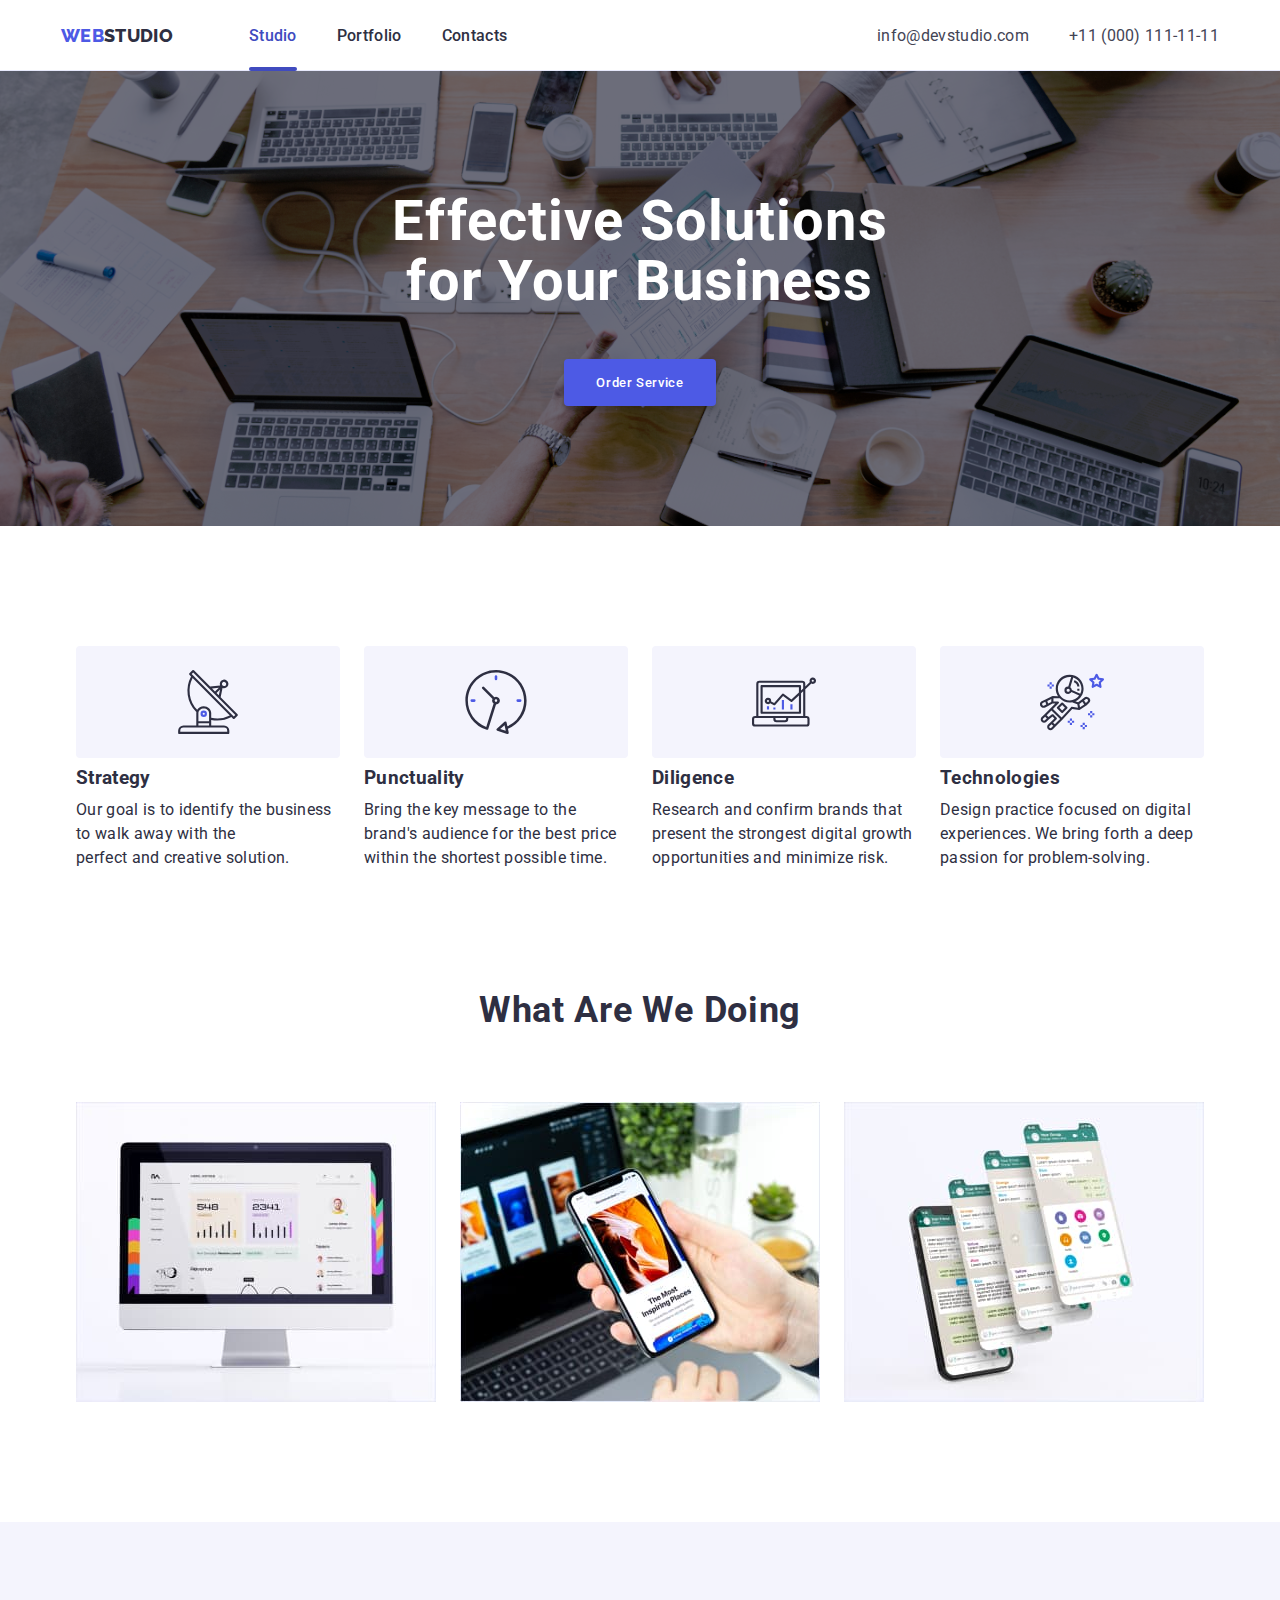
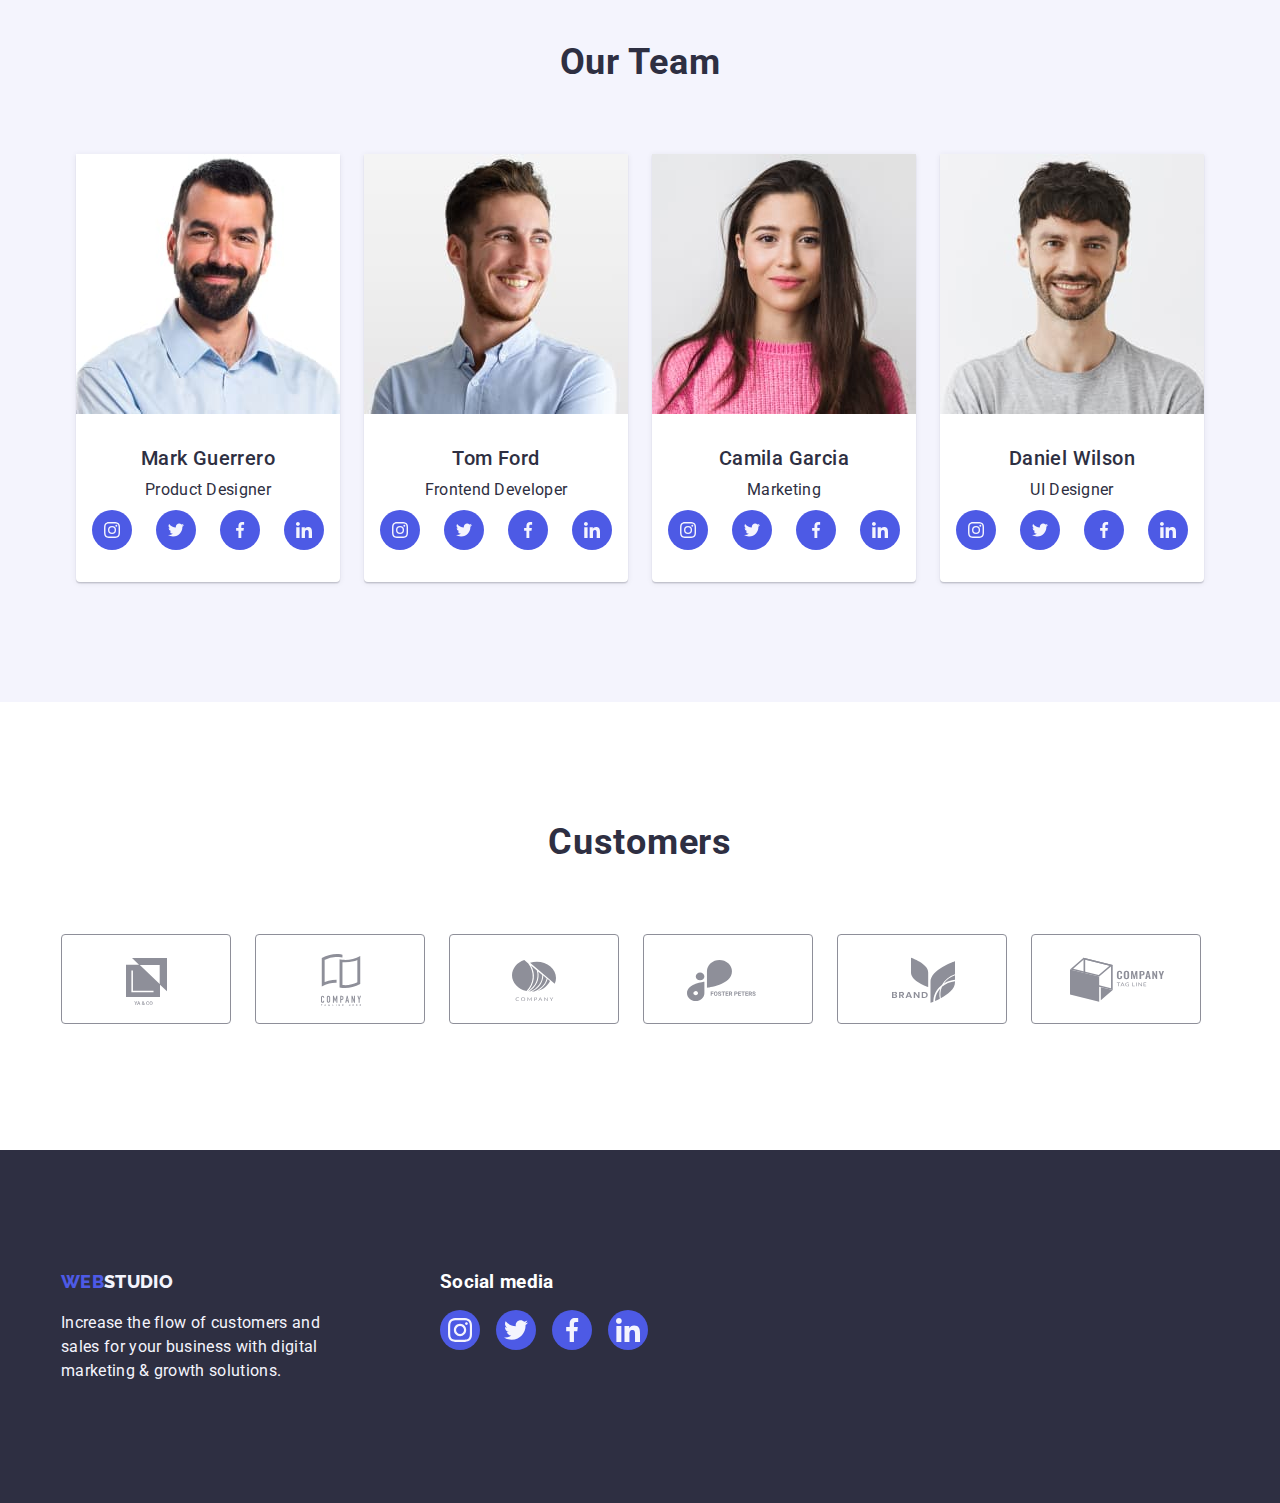
<file: index.html>
<!DOCTYPE html>
<html lang="en">
  <head>
    <title>WEBSTUDIO</title>
    <meta charset="UTF-8" />
    <meta name="description" content="website creator" />
    <link rel="stylesheet" href="css/styles.css" />
    <link rel="preconnect" href="https://fonts.googleapis.com" />
    <link rel="preconnect" href="https://fonts.gstatic.com" crossorigin />
    <link
      href="https://fonts.googleapis.com/css2?family=Raleway:wght@800&family=Roboto:wght@400;500;700&display=swap"
      rel="stylesheet"
    />
  </head>
  <body>
    <!-- header section-->
    <header class="header">
      <div class="header-container">
        <nav class="nav">
          <a
            class="nav-logo"
            href="https://luciiifr.github.io/goit-markup-hw-05/"
            ><span class="nav-logo-span">WEB</span>STUDIO</a
          >
          <ul class="nav-list">
            <li class="nav-list-item">
              <a
                class="nav-link active"
                href="https://luciiifr.github.io/goit-markup-hw-05/"
                >Studio</a
              >
            </li>
            <li class="nav-list-item">
              <a class="nav-link" href="./portfolio">Portfolio</a>
            </li>
            <li class="nav-list-item">
              <a class="nav-link" href="/">Contacts</a>
            </li>
          </ul>
        </nav>
        <address class="address">
          <ul class="address-list">
            <li class="address-list-item">
              <a class="address-link" href="mailto:info@devstudio.com"
                >info@devstudio.com</a
              >
            </li>
            <li class="address-list-item">
              <a class="address-link" href="tel:+110001111111"
                >+11 (000) 111-11-11</a
              >
            </li>
          </ul>
        </address>
      </div>
    </header>
    <!-- main section -->
    <main>
      <!-- hero section -->
      <section class="hero">
        <div class="container hero-container">
          <h1 class="hero-heading">
            Effective Solutions <br />
            for Your Business
          </h1>
          <button class="open-modal" type="button" data-modal-open>
            Order Service
          </button>
          <div class="backdrop is-hidden" data-modal>
            <div class="modal">
              <p>hello</p>
              <button class="close-button" type="button" data-modal-close>
                <svg class="close-button-icon">
                  <use href="./images/icons.svg#close-icon" />
                </svg>
              </button>
            </div>
          </div>
        </div>
      </section>
      <!-- about section -->
      <section class="about">
        <div class="container about-container">
          <h2 hidden></h2>
          <ul class="about-list">
            <li class="about-list-item">
              <svg class="about-item-icon">
                <use href="./images/icons.svg#antenna" />
              </svg>
              <h3 class="about-item-heading">Strategy</h3>
              <p class="about-item-description">
                Our goal is to identify the business <br />
                to walk away with the <br />
                perfect and creative solution.
              </p>
            </li>
            <li class="about-list-item">
              <svg class="about-item-icon">
                <use href="./images/icons.svg#clock" />
              </svg>
              <h3 class="about-item-heading">Punctuality</h3>
              <p class="about-item-description">
                Bring the key message to the <br />
                brand's audience for the best price <br />
                within the shortest possible time.
              </p>
            </li>
            <li class="about-list-item">
              <svg class="about-item-icon">
                <use href="./images/icons.svg#diagram" />
              </svg>
              <h3 class="about-item-heading">Diligence</h3>
              <p class="about-item-description">
                Research and confirm brands that <br />
                present the strongest digital growth <br />
                opportunities and minimize risk.
              </p>
            </li>
            <li class="about-list-item">
              <svg class="about-item-icon">
                <use href="./images/icons.svg#astronaut" />
              </svg>
              <h3 class="about-item-heading">Technologies</h3>
              <p class="about-item-description">
                Design practice focused on digital <br />
                experiences. We bring forth a deep <br />
                passion for problem-solving.
              </p>
            </li>
          </ul>
        </div>
      </section>
      <!-- service section -->
      <section class="service">
        <div class="container">
          <h2 class="service-heading">What Are We Doing</h2>
          <ul class="service-list">
            <li class="service-list-item">
              <img
                class="service-item-image"
                src="images/section2-img-01.jpg"
                alt="A computer monitor"
                width="360"
                height="300"
              />
            </li>
            <li class="service-list-item">
              <img
                class="service-item-image"
                src="images/section2-img-02.jpg"
                alt="A phone with multiple screens"
                width="360"
                height="300"
              />
            </li>
            <li class="service-list-item">
              <img
                class="service-item-image"
                src="images/section2-img-03.jpg"
                alt="Hand helding a phone"
                width="360"
                height="300"
              />
            </li>
          </ul>
        </div>
      </section>
      <!-- team section -->
      <section class="team">
        <div class="container">
          <h2 class="team-heading">Our Team</h2>
          <ul class="team-list">
            <div class="team-card">
              <li class="team-list-item">
                <img
                  class="team-item-image"
                  src="images/team-img-01.jpg"
                  alt="Portrait of Mark Guerrero"
                  width="264"
                  height="260"
                />
                <div class="team-card-content">
                  <h3 class="team-item-heading">Mark Guerrero</h3>
                  <p class="team-item-description">Product Designer</p>
                  <ul class="team-socmed">
                    <li class="team-socmed-item">
                      <a href="https://www.instagram.com/" target="_blank">
                        <svg class="team-socmed-icon">
                          <use
                            class="socmed-icon-use"
                            href="./images/icons.svg#instagram-01"
                          />
                        </svg>
                      </a>
                    </li>
                    <li class="team-socmed-item">
                      <a href="https://twitter.com/" target="_blank">
                        <svg class="team-socmed-icon">
                          <use href="./images/icons.svg#twitter-01" />
                        </svg>
                      </a>
                    </li>
                    <li class="team-socmed-item">
                      <a href="https://www.facebook.com/" target="_blank">
                        <svg class="team-socmed-icon">
                          <use href="./images/icons.svg#facebook-01" />
                        </svg>
                      </a>
                    </li>
                    <li class="team-socmed-item">
                      <a href="https://www.linkedin.com/" target="_blank">
                        <svg class="team-socmed-icon">
                          <use href="./images/icons.svg#linkedin-01" />
                        </svg>
                      </a>
                    </li>
                  </ul>
                </div>
              </li>
            </div>
            <div class="team-card">
              <li class="team-list-item">
                <img
                  class="team-item-image"
                  src="images/team-img-02.jpg"
                  alt="Portrait of Tom Ford"
                  width="264"
                  height="260"
                />
                <div class="team-card-content">
                  <h3 class="team-item-heading">Tom Ford</h3>
                  <p class="team-item-description">Frontend Developer</p>
                  <ul class="team-socmed">
                    <li class="team-socmed-item">
                      <a href="https://www.instagram.com/" target="_blank">
                        <svg class="team-socmed-icon">
                          <use
                            class="socmed-icon-use"
                            href="./images/icons.svg#instagram-01"
                          />
                        </svg>
                      </a>
                    </li>
                    <li class="team-socmed-item">
                      <a href="https://twitter.com/" target="_blank">
                        <svg class="team-socmed-icon">
                          <use href="./images/icons.svg#twitter-01" />
                        </svg>
                      </a>
                    </li>
                    <li class="team-socmed-item">
                      <a href="https://www.facebook.com/" target="_blank">
                        <svg class="team-socmed-icon">
                          <use href="./images/icons.svg#facebook-01" />
                        </svg>
                      </a>
                    </li>
                    <li class="team-socmed-item">
                      <a href="https://www.linkedin.com/" target="_blank">
                        <svg class="team-socmed-icon">
                          <use href="./images/icons.svg#linkedin-01" />
                        </svg>
                      </a>
                    </li>
                  </ul>
                </div>
              </li>
            </div>
            <div class="team-card">
              <li class="team-list-item">
                <img
                  class="team-item-image"
                  src="images/team-img-03.jpg"
                  alt="Portrait of Camila Garcia"
                  width="264"
                  height="260"
                />
                <div class="team-card-content">
                  <h3 class="team-item-heading">Camila Garcia</h3>
                  <p class="team-item-description">Marketing</p>
                  <ul class="team-socmed">
                    <li class="team-socmed-item">
                      <a href="https://www.instagram.com/" target="_blank">
                        <svg class="team-socmed-icon">
                          <use
                            class="socmed-icon-use"
                            href="./images/icons.svg#instagram-01"
                          />
                        </svg>
                      </a>
                    </li>
                    <li class="team-socmed-item">
                      <a href="https://twitter.com/" target="_blank">
                        <svg class="team-socmed-icon">
                          <use href="./images/icons.svg#twitter-01" />
                        </svg>
                      </a>
                    </li>
                    <li class="team-socmed-item">
                      <a href="https://www.facebook.com/" target="_blank">
                        <svg class="team-socmed-icon">
                          <use href="./images/icons.svg#facebook-01" />
                        </svg>
                      </a>
                    </li>
                    <li class="team-socmed-item">
                      <a href="https://www.linkedin.com/" target="_blank">
                        <svg class="team-socmed-icon">
                          <use href="./images/icons.svg#linkedin-01" />
                        </svg>
                      </a>
                    </li>
                  </ul>
                </div>
              </li>
            </div>
            <div class="team-card">
              <li class="team-list-item">
                <img
                  class="team-item-image"
                  src="images/team-img-04.jpg"
                  alt="Portrait of Daniel Wilson"
                  width="264"
                  height="260"
                />
                <div class="team-card-content">
                  <h3 class="team-item-heading">Daniel Wilson</h3>
                  <p class="team-item-description">UI Designer</p>
                  <ul class="team-socmed">
                    <li class="team-socmed-item">
                      <a href="https://www.instagram.com/" target="_blank">
                        <svg class="team-socmed-icon">
                          <use
                            class="socmed-icon-use"
                            href="./images/icons.svg#instagram-01"
                          />
                        </svg>
                      </a>
                    </li>
                    <li class="team-socmed-item">
                      <a href="https://twitter.com/" target="_blank">
                        <svg class="team-socmed-icon">
                          <use href="./images/icons.svg#twitter-01" />
                        </svg>
                      </a>
                    </li>
                    <li class="team-socmed-item">
                      <a href="https://www.facebook.com/" target="_blank">
                        <svg class="team-socmed-icon">
                          <use href="./images/icons.svg#facebook-01" />
                        </svg>
                      </a>
                    </li>
                    <li class="team-socmed-item">
                      <a href="https://www.linkedin.com/" target="_blank">
                        <svg class="team-socmed-icon">
                          <use href="./images/icons.svg#linkedin-01" />
                        </svg>
                      </a>
                    </li>
                  </ul>
                </div>
              </li>
            </div>
          </ul>
        </div>
      </section>
      <section class="customer">
        <div class="container">
          <h2 class="customer-heading">Customers</h2>
          <ul class="customer-list">
            <li class="customer-list-item">
              <a class="customer-item-link" href="/">
                <svg class="customer-item-icon">
                  <use href="./images/icons.svg#client-01" />
                </svg>
              </a>
            </li>
            <li class="customer-list-item">
              <a class="customer-item-link" href="/">
                <svg class="customer-item-icon">
                  <use href="./images/icons.svg#client-02" />
                </svg>
              </a>
            </li>
            <li class="customer-list-item">
              <a class="customer-item-link" href="/">
                <svg class="customer-item-icon">
                  <use href="./images/icons.svg#client-03" />
                </svg>
              </a>
            </li>
            <li class="customer-list-item">
              <a class="customer-item-link" href="/">
                <svg class="customer-item-icon">
                  <use href="./images/icons.svg#client-04" />
                </svg>
              </a>
            </li>
            <li class="customer-list-item">
              <a class="customer-item-link" href="">
                <svg class="customer-item-icon">
                  <use href="./images/icons.svg#client-05" />
                </svg>
              </a>
            </li>
            <li class="customer-list-item">
              <a class="customer-item-link" href="/">
                <svg class="customer-item-icon">
                  <use href="./images/icons.svg#client-06" />
                </svg>
              </a>
            </li>
          </ul>
        </div>
      </section>
    </main>
    <!-- footer section -->
    <footer class="footer">
      <div class="container footer-container">
        <div class="footer-info">
          <a
            class="footer-info-logo"
            href="https://luciiifr.github.io/goit-markup-hw-05/"
            ><span class="footer-logo-span">WEB</span>STUDIO</a
          >
          <p class="footer-info-description">
            Increase the flow of customers and <br />
            sales for your business with digital <br />
            marketing & growth solutions.
          </p>
        </div>
        <div class="footer-socmed">
          <h3 class="footer-socmed-heading">Social media</h3>
          <ul class="footer-socmed-list">
            <li class="footer-socmed-item">
              <a
                class="footer-socmed-link"
                href="https://www.instagram.com/"
                target="_blank"
              >
                <svg class="footer-socmed-icon">
                  <use href="./images/icons.svg#instagram-02" />
                </svg>
              </a>
            </li>
            <li class="footer-socmed-item">
              <a
                class="footer-socmed-link"
                href="https://www.twitter.com/"
                target="_blank"
              >
                <svg class="footer-socmed-icon">
                  <use href="./images/icons.svg#twitter-02" />
                </svg>
              </a>
            </li>
            <li class="footer-socmed-item">
              <a
                class="footer-socmed-link"
                href="https://www.facebook.com/"
                target="_blank"
              >
                <svg class="footer-socmed-icon">
                  <use href="./images/icons.svg#facebook-02" />
                </svg>
              </a>
            </li>
            <li class="footer-socmed-item">
              <a
                class="footer-socmed-link"
                href="https://www.linkein.com/"
                target="_blank"
              >
                <svg class="footer-socmed-icon">
                  <use href="./images/icons.svg#linkedin-02" />
                </svg>
              </a>
            </li>
          </ul>
        </div>
      </div>
    </footer>
    <script src="./js/modal.js"></script>
  </body>
</html>
</file>
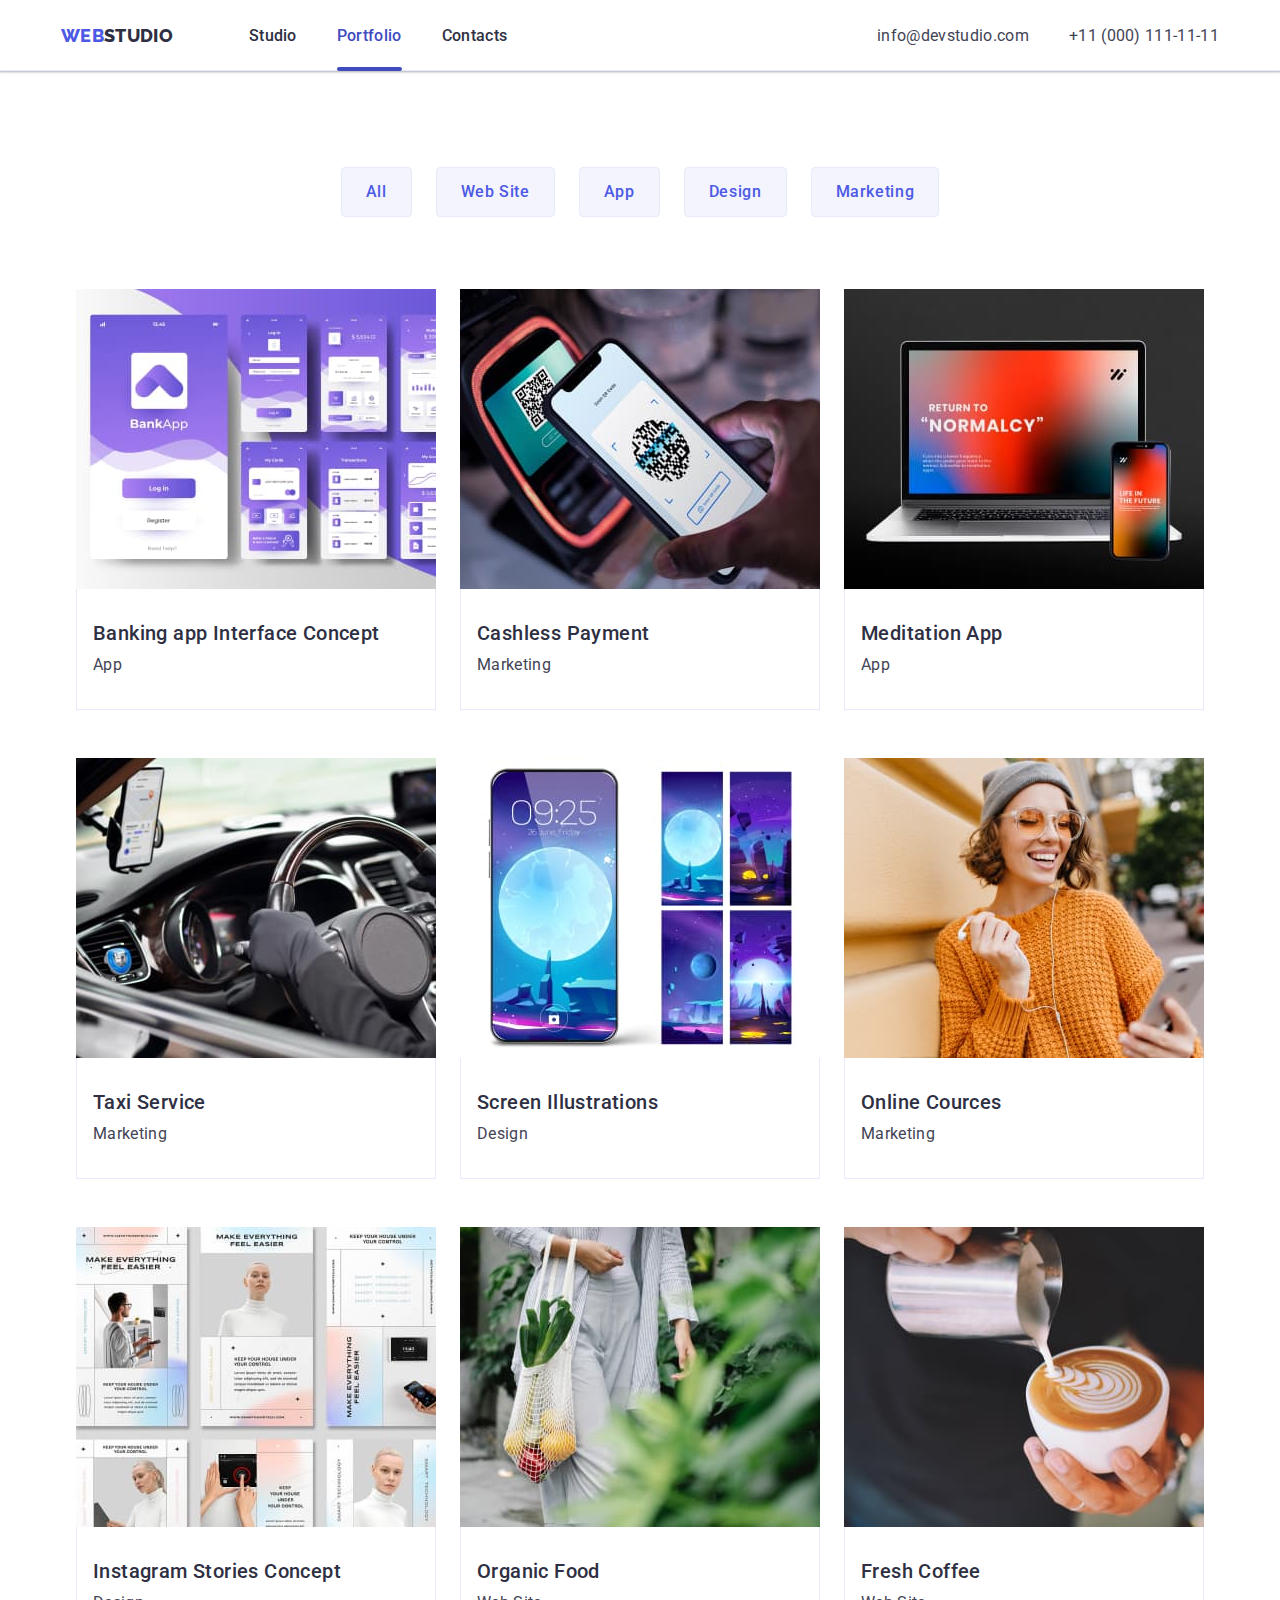
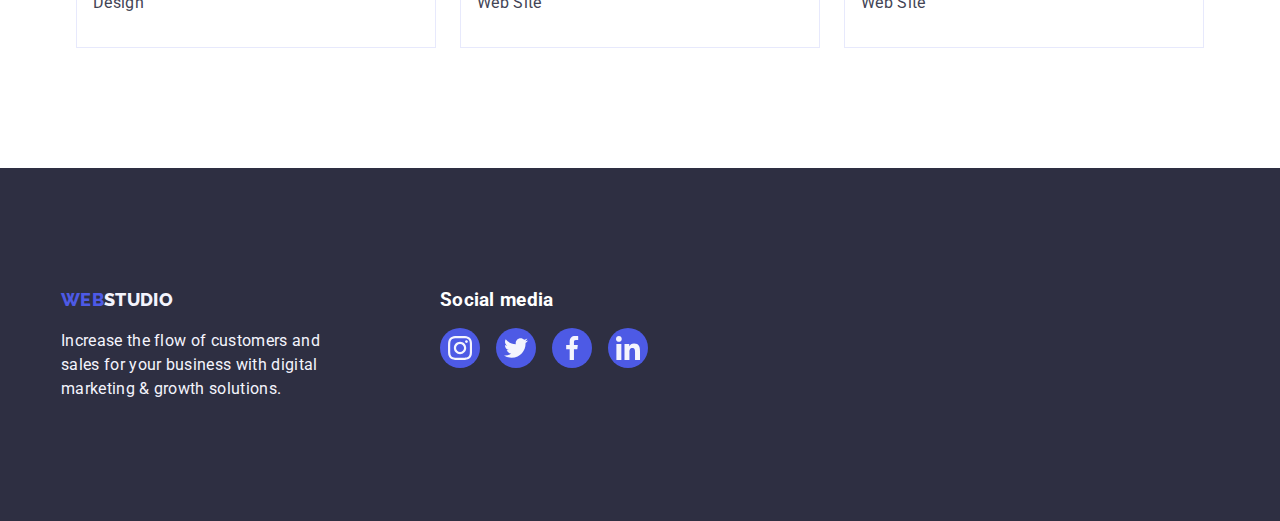
<file: portfolio.html>
<!DOCTYPE html>
<html lang="en">
  <head>
    <title>PORTFOLIO</title>
    <meta charset="UTF-8" />
    <meta name="description" content="website creator" />
    <link rel="stylesheet" href="css/styles.css" />
    <link rel="preconnect" href="https://fonts.googleapis.com" />
    <link rel="preconnect" href="https://fonts.gstatic.com" crossorigin />
    <link
      href="https://fonts.googleapis.com/css2?family=Raleway:wght@800&family=Roboto:wght@400;500;700&display=swap"
      rel="stylesheet"
    />
  </head>
  <body>
    <!-- header section-->
    <header class="header">
      <div class="header-container">
        <nav class="nav">
          <a
            class="nav-logo"
            href="https://luciiifr.github.io/goit-markup-hw-05/"
            ><span class="nav-logo-span">WEB</span>STUDIO</a
          >
          <ul class="nav-list">
            <li class="nav-list-item">
              <a
                class="nav-link"
                href="https://luciiifr.github.io/goit-markup-hw-05/"
                >Studio</a
              >
            </li>
            <li class="nav-list-item">
              <a class="nav-link active" href="./portfolio">Portfolio</a>
            </li>
            <li class="nav-list-item">
              <a class="nav-link" href="/">Contacts</a>
            </li>
          </ul>
        </nav>
        <address class="address">
          <ul class="address-list">
            <li class="address-list-item">
              <a class="address-link" href="mailto:info@devstudio.com"
                >info@devstudio.com</a
              >
            </li>
            <li class="address-list-item">
              <a class="address-link" href="tel:+110001111111"
                >+11 (000) 111-11-11</a
              >
            </li>
          </ul>
        </address>
      </div>
    </header>
    <main>
      <!-- filter section -->
      <section class="filter">
        <div class="container filter-container">
          <h2 hidden></h2>
          <ul class="filter-list">
            <li class="filter-list-item">
              <button class="filter-item-button">All</button>
            </li>
            <li class="filter-list-item">
              <button class="filter-item-button">Web Site</button>
            </li>
            <li class="filter-list-item">
              <button class="filter-item-button">App</button>
            </li>
            <li class="filter-list-item">
              <button class="filter-item-button">Design</button>
            </li>
            <li class="filter-list-item">
              <button class="filter-item-button">Marketing</button>
            </li>
          </ul>
        </div>
      </section>
      <!-- portfolios section -->
      <section class="portfolio">
        <div class="container portfolio-container">
          <ul class="portfolio-list">
            <li class="portfolio-list-item">
              <figure class="portfolio-figure">
                <img
                  class="figure-image"
                  src="images/project-card-01.jpg"
                  alt="Banking app Interface Concept"
                  width="360"
                  height="300"
                />
                <figcaption class="figure-caption">
                  14 Stylish and User-Friendly App Design Concepts · Task
                  Manager App · Calorie Tracker App · Exotic Fruit Ecommerce App
                  · Cloud Storage App
                </figcaption>
              </figure>
              <div class="portfolio-item-content">
                <h3 class="portfolio-item-heading">
                  Banking app Interface Concept
                </h3>
                <p class="portfolio-item-description">App</p>
              </div>
            </li>
            <li class="portfolio-list-item">
              <figure class="portfolio-figure">
                <img
                  class="portfolio-item-image"
                  src="images/project-card-02.jpg"
                  alt="Cashless Payment"
                  width="360"
                  height="300"
                />
                <figcaption class="figure-caption">
                  14 Stylish and User-Friendly App Design Concepts · Task
                  Manager App · Calorie Tracker App · Exotic Fruit Ecommerce App
                  · Cloud Storage App
                </figcaption>
              </figure>
              <div class="portfolio-item-content">
                <h3 class="portfolio-item-heading">Cashless Payment</h3>
                <p class="portfolio-item-description">Marketing</p>
              </div>
            </li>
            <li class="portfolio-list-item">
              <figure class="portfolio-figure">
                <img
                  class="portfolio-item-image"
                  src="images/project-card-03.jpg"
                  alt="Meditaion App"
                  width="360"
                  height="300"
                />
                <figcaption class="figure-caption">
                  14 Stylish and User-Friendly App Design Concepts · Task
                  Manager App · Calorie Tracker App · Exotic Fruit Ecommerce App
                  · Cloud Storage App
                </figcaption>
              </figure>
              <div class="portfolio-item-content">
                <h3 class="portfolio-item-heading">Meditation App</h3>
                <p class="portfolio-item-description">App</p>
              </div>
            </li>
            <li class="portfolio-list-item">
              <figure class="portfolio-figure">
                <img
                  class="portfolio-item-image"
                  src="images/project-card-04.jpg"
                  alt="Taxi Service"
                  width="360"
                  height="300"
                />
                <figcaption class="figure-caption">
                  14 Stylish and User-Friendly App Design Concepts · Task
                  Manager App · Calorie Tracker App · Exotic Fruit Ecommerce App
                  · Cloud Storage App
                </figcaption>
              </figure>
              <div class="portfolio-item-content">
                <h3 class="portfolio-item-heading">Taxi Service</h3>
                <p class="portfolio-item-description">Marketing</p>
              </div>
            </li>
            <li class="portfolio-list-item">
              <figure class="portfolio-figure">
                <img
                  class="portfolio-item-image"
                  src="images/project-card-05.jpg"
                  alt="Screen Illustrations"
                  width="360"
                  height="300"
                />
                <figcaption class="figure-caption">
                  14 Stylish and User-Friendly App Design Concepts · Task
                  Manager App · Calorie Tracker App · Exotic Fruit Ecommerce App
                  · Cloud Storage App
                </figcaption>
              </figure>
              <div class="portfolio-item-content">
                <h3 class="portfolio-item-heading">Screen Illustrations</h3>
                <p class="portfolio-item-description">Design</p>
              </div>
            </li>
            <li class="portfolio-list-item">
              <figure class="portfolio-figure">
                <img
                  class="portfolio-item-image"
                  src="images/project-card-06.jpg"
                  alt="Online Cources"
                  width="360"
                  height="300"
                />
                <figcaption class="figure-caption">
                  14 Stylish and User-Friendly App Design Concepts · Task
                  Manager App · Calorie Tracker App · Exotic Fruit Ecommerce App
                  · Cloud Storage App
                </figcaption>
              </figure>
              <div class="portfolio-item-content">
                <h3 class="portfolio-item-heading">Online Cources</h3>
                <p class="portfolio-item-description">Marketing</p>
              </div>
            </li>
            <li class="portfolio-list-item">
              <figure class="portfolio-figure">
                <img
                  class="portfolio-item-image"
                  src="images/project-card-07.jpg"
                  alt="Instagram Stories Concept"
                  width="360"
                  height="300"
                />
                <figcaption class="figure-caption">
                  14 Stylish and User-Friendly App Design Concepts · Task
                  Manager App · Calorie Tracker App · Exotic Fruit Ecommerce App
                  · Cloud Storage App
                </figcaption>
              </figure>
              <div class="portfolio-item-content">
                <h3 class="portfolio-item-heading">
                  Instagram Stories Concept
                </h3>
                <p class="portfolio-item-description">Design</p>
              </div>
            </li>
            <li class="portfolio-list-item">
              <figure class="portfolio-figure">
                <img
                  class="portfolio-item-image"
                  src="images/project-card-08.jpg"
                  alt="Organic Food"
                  width="360"
                  height="300"
                />
                <figcaption class="figure-caption">
                  14 Stylish and User-Friendly App Design Concepts · Task
                  Manager App · Calorie Tracker App · Exotic Fruit Ecommerce App
                  · Cloud Storage App
                </figcaption>
              </figure>
              <div class="portfolio-item-content">
                <h3 class="portfolio-item-heading">Organic Food</h3>
                <p class="portfolio-item-description">Web Site</p>
              </div>
            </li>
            <li class="portfolio-list-item">
              <figure class="portfolio-figure">
                <img
                  class="portfolio-item-image"
                  src="images/project-card-09.jpg"
                  alt="Fresh Coffee"
                  width="360"
                  height="300"
                />
                <figcaption class="figure-caption">
                  14 Stylish and User-Friendly App Design Concepts · Task
                  Manager App · Calorie Tracker App · Exotic Fruit Ecommerce App
                  · Cloud Storage App
                </figcaption>
              </figure>
              <div class="portfolio-item-content">
                <h3 class="portfolio-item-heading">Fresh Coffee</h3>
                <p class="portfolio-item-description">Web Site</p>
              </div>
            </li>
          </ul>
        </div>
      </section>
    </main>
    <!-- footer section -->
    <footer class="footer">
      <div class="container footer-container">
        <div class="footer-info">
          <a
            class="footer-info-logo"
            href="https://luciiifr.github.io/goit-markup-hw-05/"
            ><span class="footer-logo-span">WEB</span>STUDIO</a
          >
          <p class="footer-info-description">
            Increase the flow of customers and <br />
            sales for your business with digital <br />
            marketing & growth solutions.
          </p>
        </div>
        <div class="footer-socmed">
          <h3 class="footer-socmed-heading">Social media</h3>
          <ul class="footer-socmed-list">
            <li class="footer-socmed-item">
              <a
                class="footer-socmed-link"
                href="https://www.instagram.com/"
                target="_blank"
              >
                <svg class="footer-socmed-icon">
                  <use href="./images/icons.svg#instagram-02" />
                </svg>
              </a>
            </li>
            <li class="footer-socmed-item">
              <a
                class="footer-socmed-link"
                href="https://www.twitter.com/"
                target="_blank"
              >
                <svg class="footer-socmed-icon">
                  <use href="./images/icons.svg#twitter-02" />
                </svg>
              </a>
            </li>
            <li class="footer-socmed-item">
              <a
                class="footer-socmed-link"
                href="https://www.facebook.com/"
                target="_blank"
              >
                <svg class="footer-socmed-icon">
                  <use href="./images/icons.svg#facebook-02" />
                </svg>
              </a>
            </li>
            <li class="footer-socmed-item">
              <a
                class="footer-socmed-link"
                href="https://www.linkein.com/"
                target="_blank"
              >
                <svg class="footer-socmed-icon">
                  <use href="./images/icons.svg#linkedin-02" />
                </svg>
              </a>
            </li>
          </ul>
        </div>
      </div>
    </footer>
  </body>
</html>
</file>
<file: css/styles.css>
* {
  margin: 0;
  padding: 0;
  box-sizing: border-box;
}

.figure {
  margin: 0;
  padding: 0;
  box-sizing: border-box;
}

body {
  font-family: "roboto", sans-serif;
  color: var(--navyblue-color);
  font-size: 16px;
  font-style: normal;
  font-weight: 400;
  line-height: 24px;
  letter-spacing: 0.32px;
}

img {
  display: block;
  max-width: 100%;
  height: auto;
}

h1,
h2,
h3,
h4,
h5,
h6,
p,
ul {
  margin: 0;
  padding: 0;
}

a {
  text-decoration: none;
  color: inherit;
}

:root {
  --black-color: #000;
  --white-color: #ffffff;
  --cloud-color: #f4f4fd;
  --dairy-color: #fcfcfc;
  --cornflower-color: #e7e9fc;
  --navyblue-color: #2e2f42;
  --slate-color: #434455;
  --lightslate-color: #8e8f99;
  --iris-color: #4d5ae5;
  --ocean-color: #404bbf;
  --green-color: #31d0aa;
}

/* section containers */
.header {
  border-bottom: 1px solid var(--cornflower-color);
  box-shadow: 0px 1px 6px 0px rgba(46, 47, 66, 0.08),
    0px 1px 1px 0px rgba(46, 47, 66, 0.16),
    0px 2px 1px 0px rgba(46, 47, 66, 0.08);
}

.header-container {
  width: 1158px;
  padding: 24px 0 21.5px 0;
  margin: auto;
  display: flex;
  align-items: center;
  justify-content: space-between;
}

.hero-container {
  padding: 188px 0;
}

.container {
  width: 1158px;
  margin: 0 auto;
  padding: 120px 0;
}

.about-container {
  padding-bottom: 0px;
}

/* WEBSTUDIO logo link */
.nav {
  display: flex;
  gap: 76px;
}

.nav-logo {
  color: var(--navyblue-color);
  font-family: "Raleway";
  font-size: 18px;
  font-weight: 800;
  text-transform: uppercase;
}

.nav-logo-span {
  color: var(--iris-color);
}

/* navigation links */
.nav-list {
  list-style: none;
  color: var(--navyblue-color);
  font-weight: 500;
  line-height: 24px;
  display: inline-flex;
  column-gap: 40px;
}

.nav-link {
  position: relative;
}

.nav-link::after {
  content: "";
  position: absolute;
  background-color: var(--ocean-color);
  border-radius: 2px;
  height: 4px;
  width: 0;
  left: 0;
  bottom: -25.5px;
}

.nav-link:hover::after {
  width: 100%;
  transition: 250ms cubic-bezier(0.4, 0, 0.2, 1);
}

.nav-link.active::after {
  width: 100%;
}

.nav-link.active {
  color: var(--ocean-color);
}

.nav-link:hover {
  color: var(--ocean-color);
}

/* address links */
.address-list {
  list-style: none;
  color: var(--slate-color);
  font-family: "roboto";
  font-style: normal;
  display: inline-flex;
  column-gap: 40px;
}

.address-link:hover {
  color: var(--ocean-color);
}

/* hero section */
.hero {
  background: var(--GREY, rgba(46, 47, 66, 0.7));
  background-image: url(../images/hero-img.jpg);
  background-repeat: no-repeat;
  background-position: center;
  background-blend-mode: darken;
  background-size: cover;
}

.hero-container-content {
  margin: 0 315px;
  display: inline-flex;
  flex-direction: column;
  align-items: center;
  padding-top: 188px;
  padding-bottom: 188px;
}

.hero-heading {
  color: var(--white-color);
  text-align: center;
  font-size: 56px;
  font-weight: 700;
  line-height: 60px;
  letter-spacing: 1.12px;
  margin-bottom: 48px;
}

.open-modal {
  color: var(--white-color);
  background-color: var(--iris-color);
  box-shadow: 0px 4px 4px 0px rgba(0, 0, 0, 0.15);
  font-family: "roboto", sans-serif;
  font-weight: 500;
  letter-spacing: 0.64px;
  border-radius: 4px;
  border: 0;
  padding: 16px 32px;
  display: block;
  margin: 0 auto;
  cursor: pointer;
  transition: 250ms cubic-bezier(0.4, 0, 0.2, 1);
}

.open-modal:hover {
  background-color: var(--ocean-color);
}

.backdrop {
  display: flex;
  justify-content: center;
  align-items: center;
  position: fixed;
  top: 0;
  left: 0;
  width: 100%;
  height: 100%;
  background: rgba(0, 0, 0, 0.5);
  transition: 250ms cubic-bezier(0.4, 0, 0.2, 1);
}

.modal {
  transform: none;
  transition: transform 250ms cubic-bezier(0.4, 0, 0.2, 1);
  width: 408px;
  height: 584px;
  position: absolute;
  border-radius: 4px;
  background: var(--dairy-color);
  box-shadow: 0px 2px 1px 0px rgba(0, 0, 0, 0.2),
    0px 1px 3px 0px rgba(0, 0, 0, 0.12), 0px 1px 1px 0px rgba(0, 0, 0, 0.14);
}

.is-hidden .modal {
  transform: translateY(-50px);
}

.is-hidden {
  opacity: 0;
  visibility: hidden;
  pointer-events: none;
}

.close-button {
  cursor: pointer;
  border-radius: 50%;
  border: 1px solid rgba(0, 0, 0, 0.1);
  background-color: var(--cornflower-color);
  position: absolute;
  top: 24px;
  right: 24px;
  transition: 250ms cubic-bezier(0.4, 0, 0.2, 1);
  color: var(--navyblue-color);
}

.close-button:hover {
  background-color: var(--ocean-color);
  border: 1px solid var(--ocean-color);
  color: var(--white-color);
}

.close-button-icon {
  display: flex;
  fill: currentColor;
  padding: 8px 8px;
  width: 24px;
  height: 24px;
}

.close-button-icon:hover {
  fill: var(--white-color);
}

/* about section */
.about-list {
  list-style: none;
  display: flex;
  column-gap: 24px;
  justify-content: center;
}

.about-list-item {
  display: inline-flex;
  flex-direction: column;
  row-gap: 8px;
}
.about-item-icon {
  width: 264px;
  height: 112px;
  padding: 24px 100px;
  background-color: var(--cloud-color);
  border-radius: 4px;
}

.about-heading {
  font-size: 20px;
  font-weight: 500;
  line-height: 24px;
  letter-spacing: 0.4px;
}

.about-description {
  color: var(--color-slate);
  font-size: 16px;
  line-height: 24px;
  letter-spacing: 0.32px;
}

/* service section */
.service-heading {
  text-align: center;
  font-size: 36px;
  font-weight: 700;
  line-height: 40px;
  letter-spacing: 0.72px;
  text-transform: capitalize;
}

.service-list {
  list-style: none;
  display: flex;
  align-items: flex-start;
  column-gap: 24px;
  margin-top: 72px;
  justify-content: center;
}

/* team section */
.team {
  background-color: var(--cloud-color);
}

.team-heading {
  text-align: center;
  font-size: 36px;
  font-weight: 700;
  line-height: 40px;
  letter-spacing: 0.72px;
  text-transform: capitalize;
}

.team-list {
  list-style: none;
  display: flex;
  column-gap: 24px;
  margin-top: 72px;
  justify-content: center;
}

.team-card {
  background-color: var(--white-color);
  border-radius: 0px 0px 4px 4px;
  box-shadow: 0px 2px 1px 0px rgba(46, 47, 66, 0.08),
    0px 1px 1px 0px rgba(46, 47, 66, 0.16),
    0px 1px 6px 0px rgba(46, 47, 66, 0.08);
}

.team-card-content {
  display: flex;
  flex-direction: column;
  row-gap: 8px;
  padding: 32px 0px;
}

.team-item-heading {
  text-align: center;
  font-size: 20px;
  font-weight: 500;
  line-height: 24px;
  letter-spacing: 0.4px;
}

.team-item-description {
  text-align: center;
  font-size: 16px;
  line-height: 24px;
  letter-spacing: 0.32px;
}

.team-socmed {
  list-style: none;
  text-decoration: none;
  display: flex;
  flex-direction: row;
  column-gap: 24px;
  justify-content: center;
}

.team-socmed-item {
  background-color: var(--iris-color);
  border-radius: 20px;
  width: 40px;
  height: 40px;
  transition: 250ms cubic-bezier(0.4, 0, 0.2, 1);
}

.team-socmed-item:hover {
  background-color: var(--ocean-color);
}

.team-socmed-icon {
  fill: var(--cloud-color);
  width: 40px;
  height: 40px;
  padding: 12px 12px;
}

/* customer section */
.customer-heading {
  text-align: center;
  font-size: 36px;
  font-weight: 700;
  line-height: 40px;
  letter-spacing: 0.72px;
  text-transform: capitalize;
  margin-bottom: 72px;
}

.customer-list {
  display: inline-flex;
  list-style: none;
  column-gap: 24px;
}

.customer-list-item {
  border-radius: 4px;
  border: 1px solid var(--lightslate-color);
  transition: 0.5s;
}

.customer-list-item:hover {
  border-color: var(--ocean-color);
}

.customer-item-link {
  color: var(--lightslate-color);
  display: block;
  width: 168px;
  height: 88px;
}

.customer-list-item:hover .customer-item-link {
  color: var(--ocean-color);
}

.customer-item-icon {
  width: 168px;
  height: 88px;
  padding: 16px 32px;
  fill: currentColor;
  transition: 250ms cubic-bezier(0.4, 0, 0.2, 1);
}

/* footer section */
.footer {
  background-color: var(--navyblue-color);
}

.footer-container {
  display: flex;
  column-gap: 120px;
}

.footer-info {
  display: flex;
  flex-direction: column;
  row-gap: 17.5px;
}

.footer-info-logo {
  color: var(--cloud-color);
  text-decoration: none;
  font-family: "raleway", sans-serif;
  font-size: 18px;
  font-weight: 800;
  text-transform: uppercase;
}

.footer-logo-span {
  color: var(--iris-color);
}

.footer-info-description {
  color: var(--cloud-color);
}

.footer-socmed {
  display: flex;
  flex-direction: column;
  color: var(--white-color);
  font-weight: 500;
  row-gap: 16px;
}

.footer-socmed-list {
  display: inline-flex;
  flex-direction: row;
  column-gap: 16px;
  list-style: none;
}

.footer-socmed-item {
  width: 40px;
  height: 40px;
  background-color: var(--iris-color);
  border-radius: 20px;
  transition: 250ms cubic-bezier(0.4, 0, 0.2, 1);
}

.footer-socmed-item:hover {
  background-color: var(--green-color);
}

.footer-socmed-icon {
  width: 40px;
  height: 40px;
  padding: 8px 8px;
  fill: var(--cloud-color);
}

/* portfolio.html */
/* containers */
.filter-container {
  padding-top: 96px;
  padding-bottom: 72px;
}

.portfolio-container {
  padding: 0 0 120px 0;
}

/* filter section */
.filter-list {
  list-style: none;
  display: flex;
  column-gap: 24px;
  justify-content: center;
}

.filter-item-button {
  color: var(--iris-color);
  font-family: "roboto", sans-serif;
  font-size: 16px;
  font-weight: 500;
  line-height: 24px;
  letter-spacing: 0.64px;
  background-color: var(--cloud-color);
  border-radius: 4px;
  border: 1px solid var(--cornflower-color);
  padding: 12px 24px;
  transition: 250ms cubic-bezier(0.4, 0, 0.2, 1);
}

.filter-item-button:hover {
  cursor: pointer;
  background-color: var(--ocean-color);
  border: 1px solid var(--ocean-color);
  color: var(--white-color);
  box-shadow: 0px 2px 2px 0px rgba(0, 0, 0, 0.12),
    0px 2px 1px 0px rgba(0, 0, 0, 0.08), 0px 3px 1px 0px rgba(0, 0, 0, 0.1);
}

/* portfolios section */
.portfolio-list {
  list-style: none;
  display: flex;
  flex-wrap: wrap;
  column-gap: 24px;
  row-gap: 48px;
  justify-content: center;
}

.portfolio-list-item {
  display: flex;
  width: 360px;
  flex-direction: column;
  background-color: var(--white-color);
  transition: 250ms cubic-bezier(0.4, 0, 0.2, 1);
}

.portfolio-list-item:hover {
  cursor: pointer;
  box-shadow: 0px 2px 1px 0px rgba(46, 47, 66, 0.08),
    0px 1px 1px 0px rgba(46, 47, 66, 0.16),
    0px 1px 6px 0px rgba(46, 47, 66, 0.08);
}

.portfolio-figure {
  position: relative;
  overflow: hidden;
  width: 100%;
  height: 100%;
}

.figure-caption {
  content: "";
  color: var(--cloud-color);
  background-color: var(--iris-color);
  position: absolute;
  display: flex;
  align-items: flex-start;
  top: 0px;
  left: 0px;
  width: 100%;
  height: 100%;
  padding: 40px 32px 0 32px;
  transform: translate(0px, 100%);
  transition: transform 250ms cubic-bezier(0.4, 0, 0.2, 1);
  will-change: transform;
}

.portfolio-list-item:hover .figure-caption {
  transform: translateY(0);
}

.portfolio-item-content {
  width: 100%;
  padding: 32px 16px;
  border: 1px solid var(--cornflower-color);
  border-top: unset;
}

.portfolio-item-heading {
  font-size: 20px;
  font-weight: 500;
  line-height: 24px;
  letter-spacing: 0.4px;
  margin-bottom: 8px;
}

.portfolio-item-description {
  color: var(--slate-color);
  font-size: 16px;
  line-height: 24px;
  letter-spacing: 0.32px;
}
</file>
